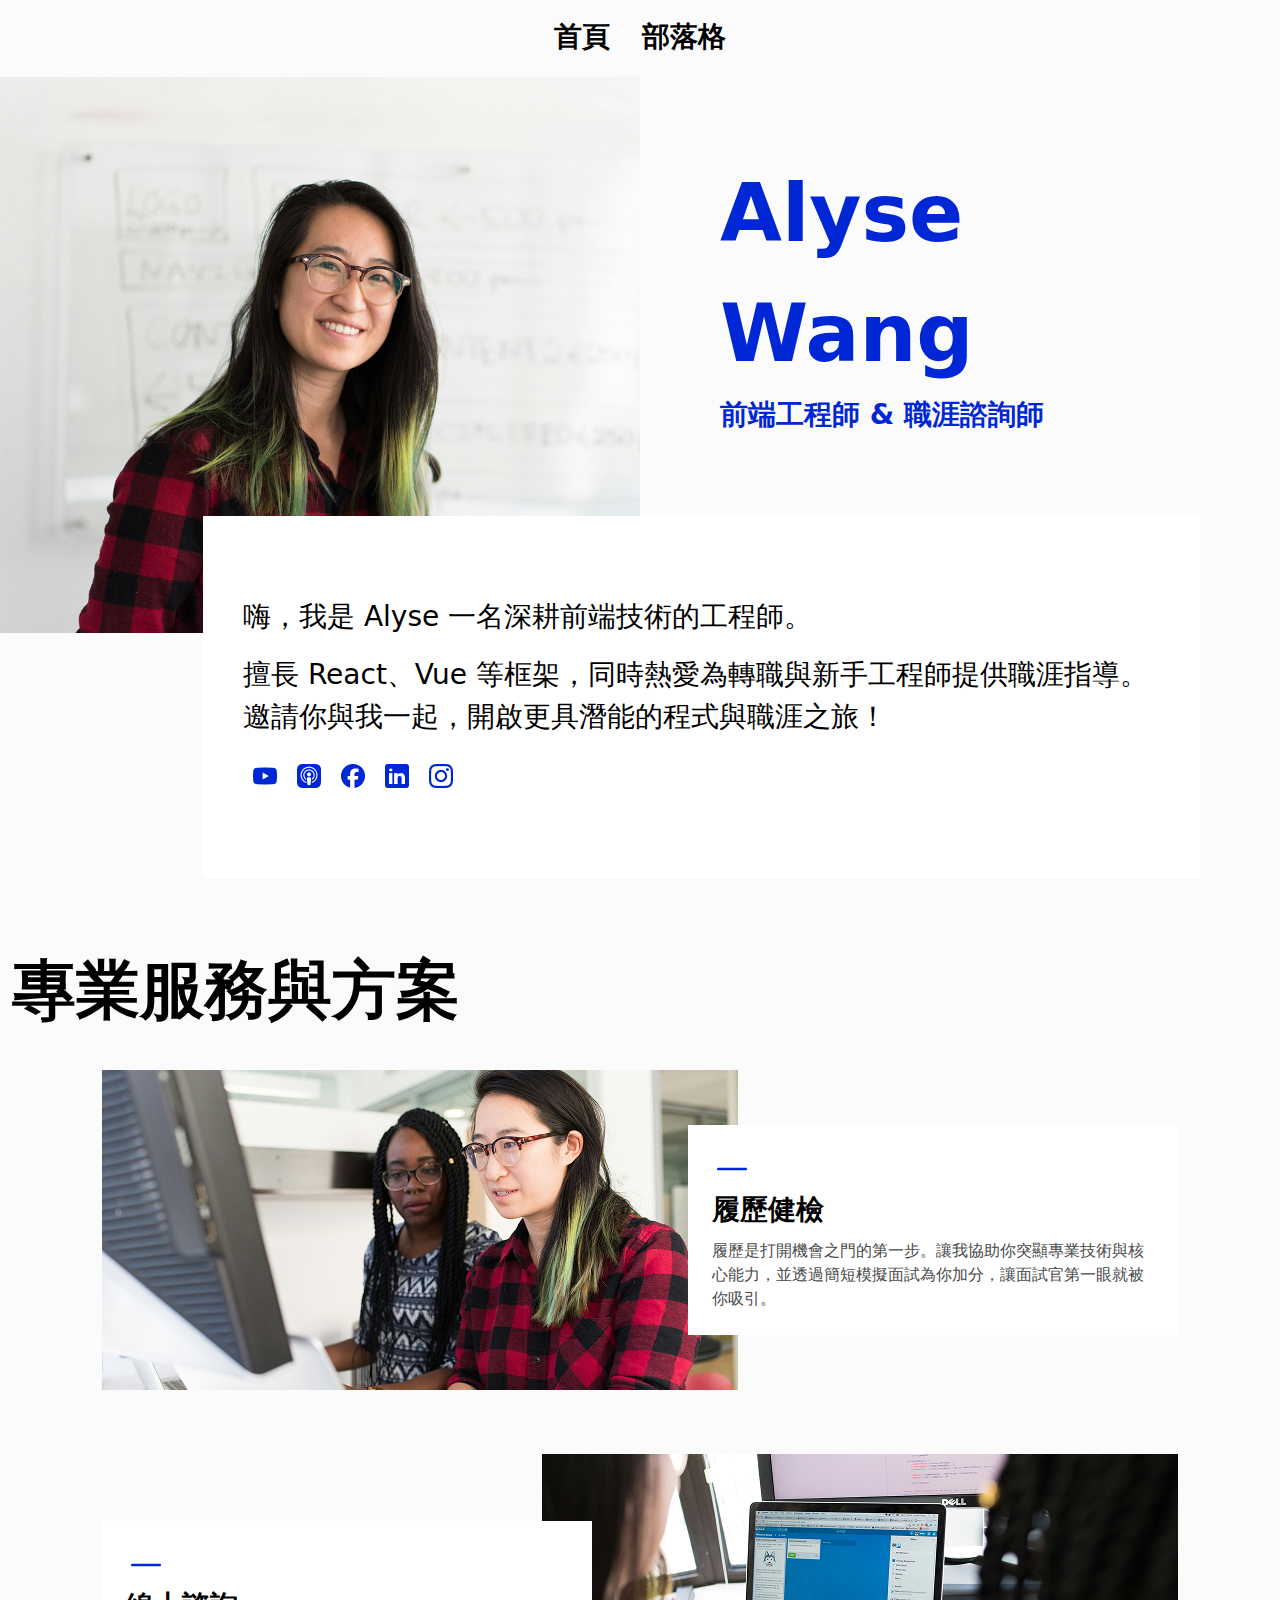
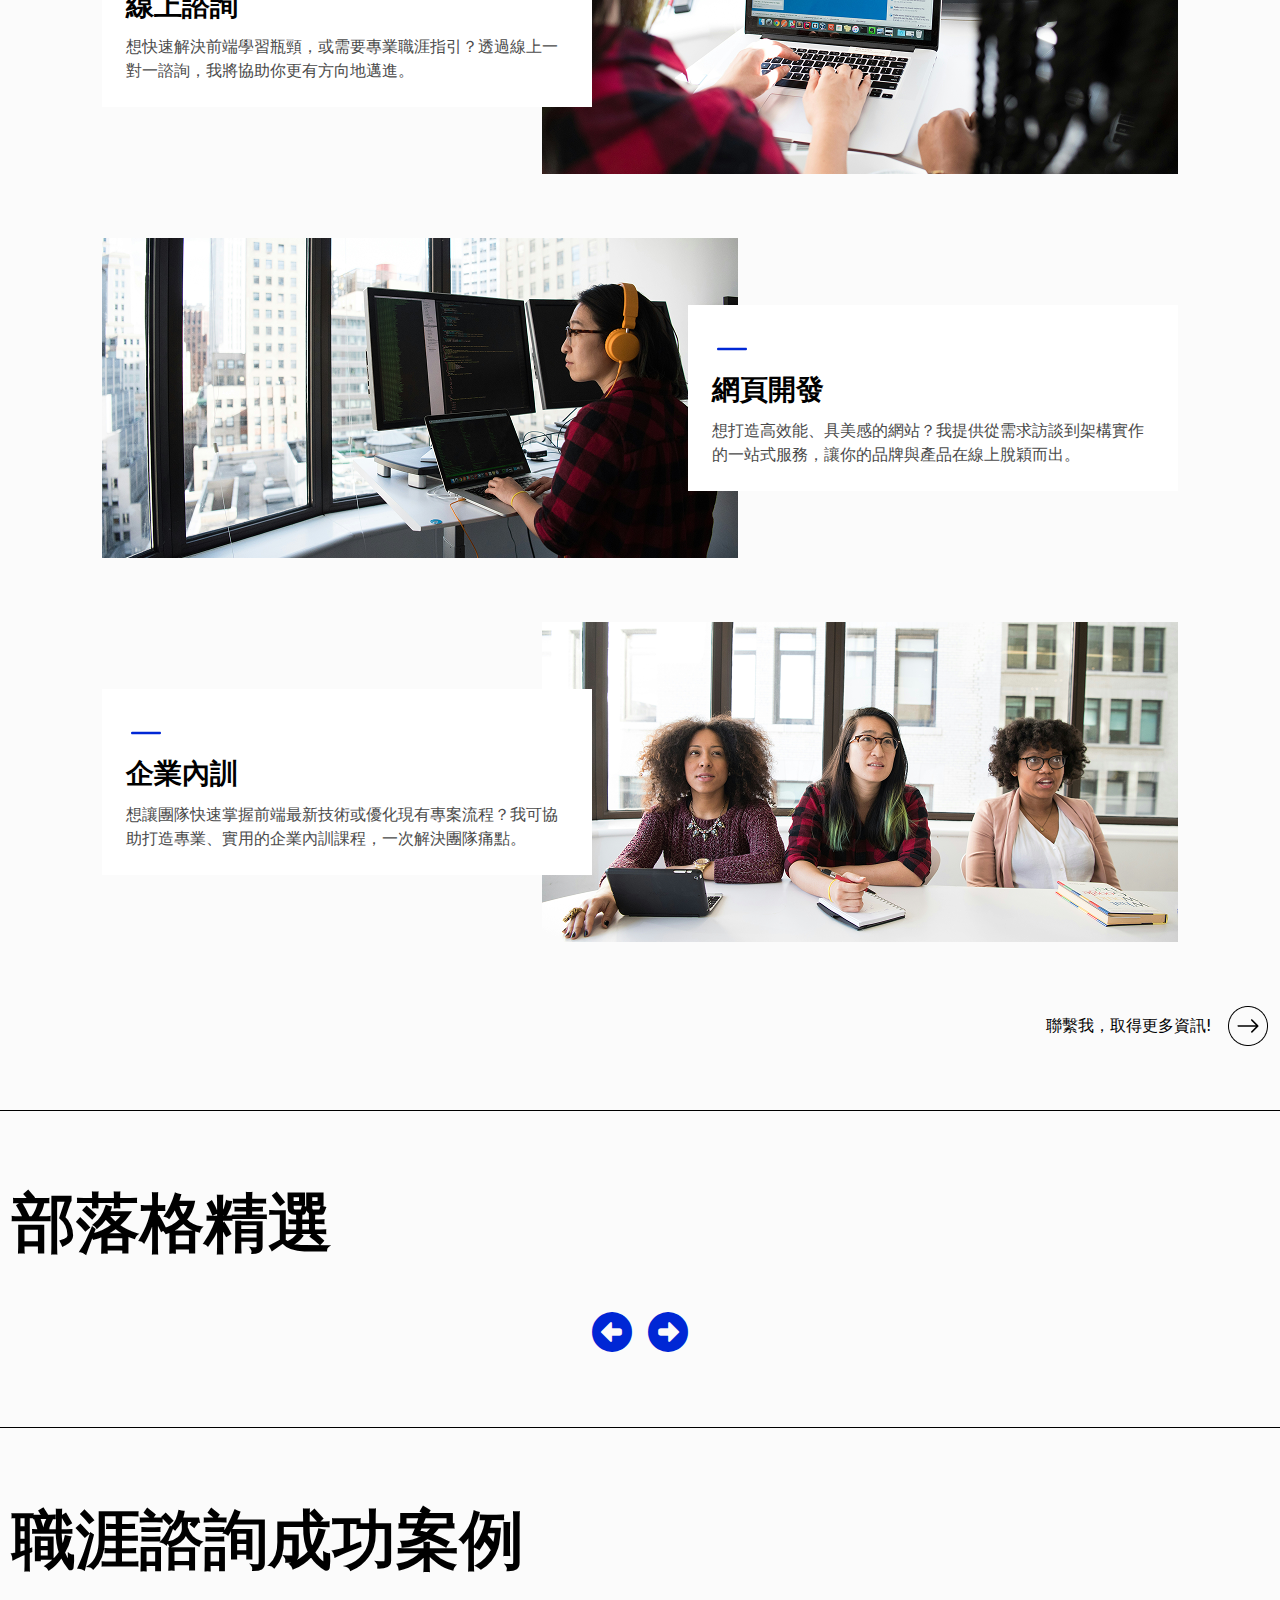
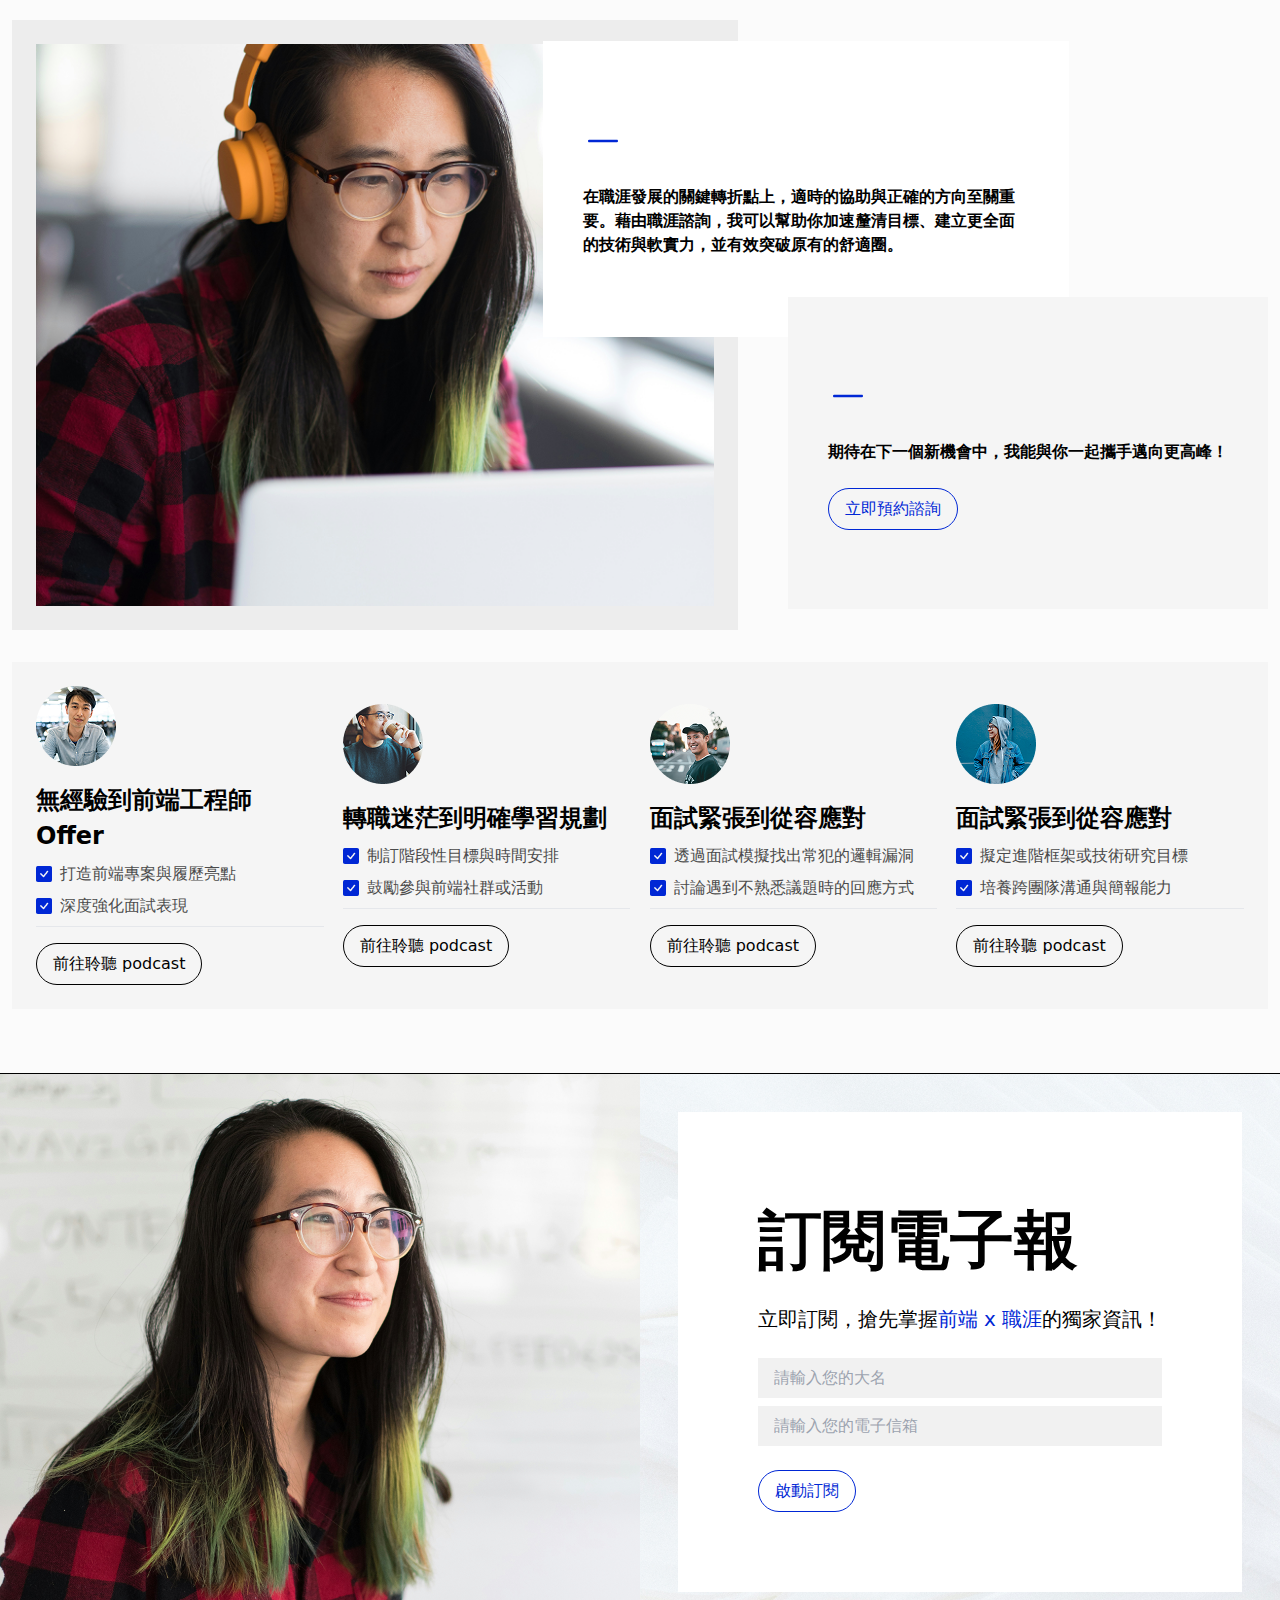
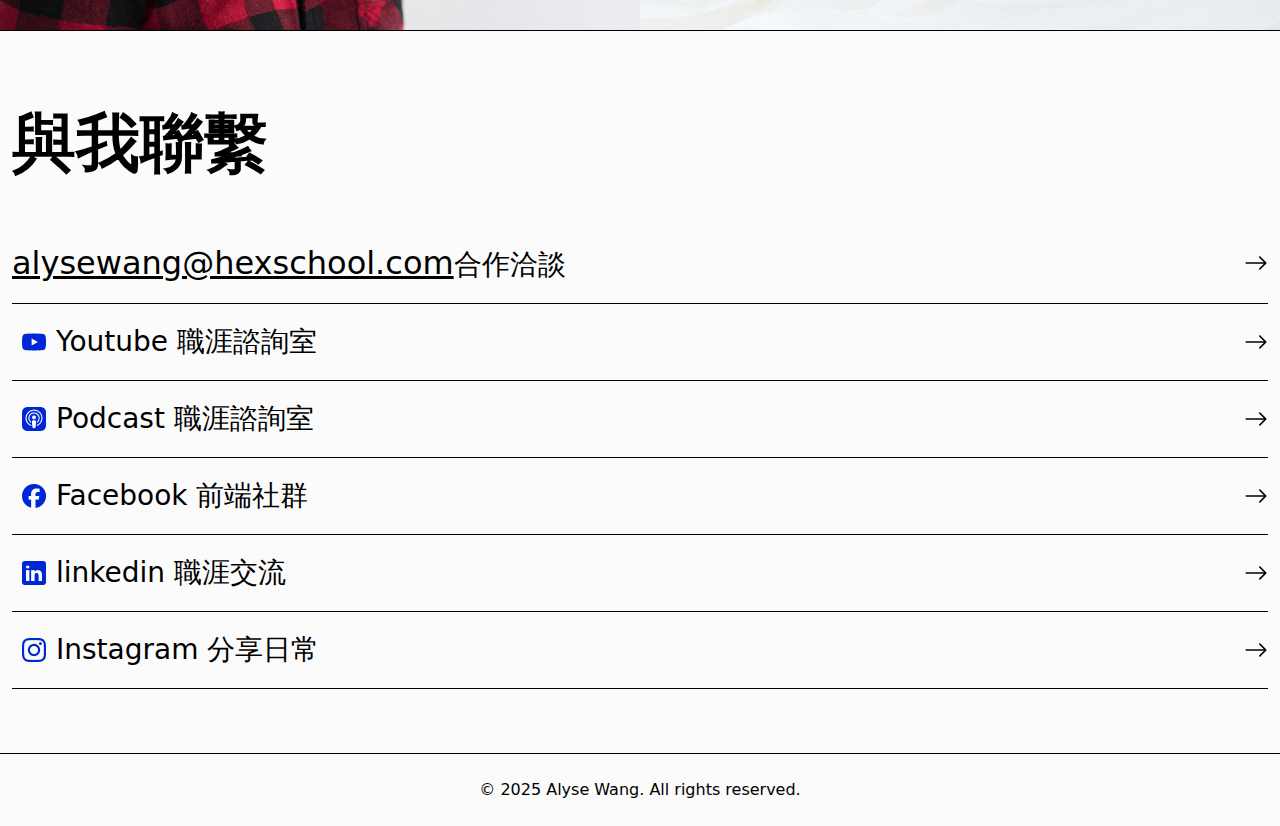
<file: index.html>
<!DOCTYPE html>
<html>
  <head>
    <meta charset="UTF-8" />
    <meta name="viewport" content="width=device-width, initial-scale=1.0" />
    <link rel="stylesheet" href="./src/style.css">
    <link
      rel="stylesheet"
      href="https://cdnjs.cloudflare.com/ajax/libs/font-awesome/6.7.2/css/all.min.css"
    />
    <title>首頁</title>
    <!-- Google tag (gtag.js) -->
<script async src="https://www.googletagmanager.com/gtag/js?id=G-C6Y07ECBK2"></script>
<script>
  window.dataLayer = window.dataLayer || [];
  function gtag(){dataLayer.push(arguments);}
  gtag('js', new Date());

  gtag('config', 'G-C6Y07ECBK2');
</script>
  </head>
  <body class="font-[Noto Sans TC] bg-[#FBFBFB] leading-normal font-[500]">
    <!-- 頁首功能列 -->
    <header class="mx-auto my-0 w-full">
      <ul class="flex justify-center">
        <li class="p-4 text-[1.75rem] font-[700]"><a href="index.html" class="link-hover">首頁</a></li>
        <li class="p-4 text-[1.75rem] font-[700]"><a href="blog.html"  class="link-hover">部落格</a></li>
      </ul>
    </header>
    <!-- 大圖看板 -->
    <section
      class="flex flex-col justify-center items-center w-full xl:flex-row"
    >
      <img
        class="max-w-full w-full object-cover xl:w-[50%]"
        src="./img/desktop/index/Hero Section.png"
        alt="人物介紹照片"
      />
      <div
        class="max-w-full w-full flex-shrink-0 flex flex-col justify-center text-center p-[1.5rem] mb-[120px] text-[#0027D5] xl:w-[50%] xl:p-[5rem] xl:text-left"
      >
        <h1 class="text-[3.25rem] xl:text-[5rem] 2xl:text-[7.5rem] font-[900]">
          Alyse Wang
        </h1>
        <p class="text-[1.5rem] sm:text-[1.75rem] font-[700]">前端工程師 & 職涯諮詢師</p>
      </div>
    </section>
    <section class="flex justify-end">
      <div
        class="max-w-[997px] w-full px-[1.5rem] mt-[-120px] py-[2.5rem] mx-[0.75rem] bg-[white] z-10 text-[1.5rem] xl:text-[1.75rem] xl:px-[2.5rem] xl:mt-[-120px] xl:py-[5rem] xl:mr-[5rem]"
      >
        <p class="xl:inline">嗨，我是 Alyse</p>
        <p class="mb-[1rem] xl:inline">一名深耕前端技術的工程師。</p>
        <p class="mb-[1rem] xl:mt-[1rem]">
          擅長 React、Vue
          等框架，同時熱愛為轉職與新手工程師提供職涯指導。邀請你與我一起，開啟更具潛能的程式與職涯之旅！
        </p>
        <ul class="flex items-center">
          <li class="w-[44px] h-[44px]">
            <a href="https://www.youtube.com/" target="_blank" class="icon-hover"
              ><img src="./img/desktop/index/onlyIcon.png" alt="youtube"
            /></a>
          </li>
          <li class="w-[44px] h-[44px]">
            <a href="https://podcasts.apple.com/tw/browse" target="_blank" class="icon-hover"
              ><img src="./img/desktop/index/onlyIcon-1.png" alt="podcasts"
            /></a>
          </li>
          <li class="w-[44px] h-[44px]">
            <a href="https://www.facebook.com/" target="_blank" class="icon-hover"
              ><img src="./img/desktop/index/onlyIcon-2.png" alt="facebook"
            /></a>
          </li>
          <li class="w-[44px] h-[44px]">
            <a
              href="https://www.linkedin.com/home?originalSubdomain=tw"
              target="_blank" class="icon-hover"
              ><img
                src="./img/desktop/index/icons8-linkedin.png"
                alt="linkedin"
            /></a>
          </li>
          <li class="w-[44px] h-[44px]">
            <a href="https://www.instagram.com/" target="_blank" class="icon-hover"
              ><img src="./img/desktop/index/onlyIcon-3.png" alt="instagram"
            /></a>
          </li>
        </ul>
      </div>
    </section>
    <!-- 專業服務與方案 -->
    <section class="border-b border-[black]">
      <div class="px-[0.75rem] py-[4rem] max-w-[1296px] mx-auto ">
        <h2 class="text-left font-[700] text-[2.5rem] xl:text-[4rem] mb-[2rem]">
          專業服務與方案
        </h2>
        <div
          class="flex flex-col xl:flex-row max-w-[1076px] mx-auto mb-[2rem] xl:mb-[4rem]"
        >
          <img src="./img/desktop/index/photo.png" alt="履歷健檢" />
          <div class="content-center xl:ml-[-50px]">
            <div class="bg-[white] h-auto p-[1.5rem]">
              <img src="./img/dash.png" alt="dash" class="w-[40px] h-[40px]" />
              <h3 class="text-[1.75rem] font-[700] mb-[0.5rem]">履歷健檢</h3>
              <p class="text-[1rem] text-[#4B4B4B]">
                履歷是打開機會之門的第一步。讓我協助你突顯專業技術與核心能力，並透過簡短模擬面試為你加分，讓面試官第一眼就被你吸引。
              </p>
            </div>
          </div>
        </div>
        <div
          class="flex flex-col xl:flex-row-reverse max-w-[1076px] mx-auto mb-[2rem] xl:mb-[4rem]"
        >
          <img src="./img/desktop/index/photo2.png" alt="履歷健檢" />
          <div class="content-center xl:mr-[-50px] xl:z-10">
            <div class="bg-[white] h-auto p-[1.5rem]">
              <img src="./img/dash.png" alt="dash" class="w-[40px] h-[40px]" />
              <h3 class="text-[1.75rem] font-[700] mb-[0.5rem]">線上諮詢</h3>
              <p class="text-[1rem] text-[#4B4B4B]">
                想快速解決前端學習瓶頸，或需要專業職涯指引？透過線上一對一諮詢，我將協助你更有方向地邁進。
              </p>
            </div>
          </div>
        </div>
        <div
          class="flex flex-col xl:flex-row max-w-[1076px] mx-auto mb-[2rem] xl:mb-[4rem]"
        >
          <img src="./img/desktop/index/photo3.png" alt="履歷健檢" />
          <div class="content-center xl:ml-[-50px]">
            <div class="bg-[white] h-auto p-[1.5rem]">
              <img src="./img/dash.png" alt="dash" class="w-[40px] h-[40px]" />
              <h3 class="text-[1.75rem] font-[700] mb-[0.5rem]">網頁開發</h3>
              <p class="text-[1rem] text-[#4B4B4B]">
                想打造高效能、具美感的網站？我提供從需求訪談到架構實作的一站式服務，讓你的品牌與產品在線上脫穎而出。
              </p>
            </div>
          </div>
        </div>
        <div
          class="flex flex-col xl:flex-row-reverse max-w-[1076px] mx-auto mb-[2rem] xl:mb-[4rem]"
        >
          <img src="./img/desktop/index/photo4.png" alt="履歷健檢" />
          <div class="content-center xl:mr-[-50px] xl:z-10">
            <div class="bg-[white] h-auto p-[1.5rem]">
              <img src="./img/dash.png" alt="dash" class="w-[40px] h-[40px]" />
              <h3 class="text-[1.75rem] font-[700] mb-[0.5rem]">企業內訓</h3>
              <p class="text-[1rem] text-[#4B4B4B]">
                想讓團隊快速掌握前端最新技術或優化現有專案流程？我可協助打造專業、實用的企業內訓課程，一次解決團隊痛點。
              </p>
            </div>
          </div>
        </div>
        <!-- 聯繫按鈕 -->
        <div class="flex justify-end items-center gap-4">
          <span class="">聯繫我，取得更多資訊!</span
          ><a href="#main-contact" class=""
            ><img src="./img/contact-me.webp" alt="聯繫我"
          /></a>
        </div>
      </div>
    </section>
    <!-- 部落格精選 -->
    <section class="border-b border-[black]">
      <div class="px-[0.75rem] py-[4rem] max-w-[1296px] mx-auto">
        <h2 class="text-left font-[700] text-[2.5rem] xl:text-[4rem] mb-[2rem]">
          部落格精選
        </h2>
        <div class="flex justify-center w-full">
          <div class="relative">
            <ul class="flex gap-[1.5rem] w-fit" id="card-area">
            </ul>
            <div class="flex justify-end gap-4 mt-4 xl:mt-0 2xl:block">
              <button
                type="button"
                class="2xl:absolute text-[2.5rem] 2xl:left-[-64px] 2xl:bottom-1/2 text-[#0027D5] disabled:text-[grey]"
                data-prev-btn
              >
                <i class="fa-solid fa-circle-left"></i>
              </button>
              <button
                type="button"
                class="2xl:absolute text-[2.5rem] 2xl:right-[-64px] 2xl:bottom-1/2 text-[#0027D5] disabled:text-[grey]"
                data-next-btn
              >
                <i class="fa-solid fa-circle-right"></i>
              </button>
            </div>
          </div>
        </div>
      </div>
    </section>
    <!-- 職涯諮詢成功案例 -->
    <section class="border-b border-[black]">
      <div class="px-[0.75rem] py-[4rem] max-w-[1296px] mx-auto">
        <h2 class="text-left font-[700] text-[2.5rem] xl:text-[4rem] mb-[2rem]">
          <span class="block sm:inline">職涯諮詢</span><span class="block sm:inline">成功案例</span>
        </h2>
        <div class="flex flex-col xl:flex-row items-center justify-center mb-[2rem]">
          <div class="p-[1.5rem] bg-[#EDEDED] w-fit">
            <img src="./img/desktop/index/photo8.png" alt="職涯諮詢成功案例" />
          </div>
          <div class="flex flex-col justify-center xl:w-[745px] xl:h-[568px] xl:ml-[-195px] xl:relative">
            <div class="xl:max-w-[526px] xl:h-[296px] bg-[white] xl:absolute xl:left-0 xl:top-0 flex flex-col justify-center p-[2.5rem] gap-[1.5rem]">
              <div>
                <img src="./img/dash.png" alt="dash" />
              </div>
              <div>
                <p class="font-[700]">
                  在職涯發展的關鍵轉折點上，適時的協助與正確的方向至關重要。藉由職涯諮詢，我可以幫助你加速釐清目標、建立更全面的技術與軟實力，並有效突破原有的舒適圈。
                </p>
              </div>
            </div>
            <div class="xl:max-w-[526px] xl:h-[312px] bg-[#F5F5F5] xl:absolute xl:right-0 xl:bottom-0 flex flex-col justify-center p-[2.5rem] gap-[1.5rem] z-10">
              <div>
                <img src="./img/dash.png" alt="dash" />
              </div>
              <div>
                <p class="font-[700]">期待在下一個新機會中，我能與你一起攜手邁向更高峰！</p>
              </div>
              <a href="#main-contact" class="w-fit py-[0.5rem] px-[1rem] border border-[#0027D5] text-[#0027D5] rounded-[40px]">立即預約諮詢</a>
            </div>
          </div>
        </div>
        <!-- podcast部分 -->
        <div class="bg-[#F5F5F5] p-[1.5rem]">
          <ul class="flex flex-col gap-[1.2rem] items-center xl:flex-row justify-between">
            <li class="max-w-[636px] w-full">
              <img class="mb-[1rem]" src="./img/desktop/index/people.png" alt="podcast1">
              <div class="mb-[1rem] border-b">
                <h3 class="mb-[0.5rem] text-[1.5rem] font-[700]">無經驗到前端工程師 Offer</h3>
                <ul class="text-[#4B4B4B]">
                  <li class="flex gap-[0.5rem] mb-[0.5rem] items-center"><img src="./img/check-icon.png" class="w-[1rem] h-[1rem]" alt="">打造前端專案與履歷亮點</li>
                  <li class="flex gap-[0.5rem] mb-[0.5rem] items-center"><img src="./img/check-icon.png" class="w-[1rem] h-[1rem]" alt="">深度強化面試表現</li>
                </ul>
              </div>
              <a href="https://podcasts.apple.com/tw/browse" target="_blank" class="inline-block py-[0.5rem] px-[1rem] border border-[black] rounded-[40px] button-hover">前往聆聽 podcast</a>
            </li>
            <li class="max-w-[636px] w-full">
              <img class="mb-[1rem]" src="./img/desktop/index/people2.png" alt="podcast1">
              <div class="mb-[1rem] border-b">
                <h3 class="mb-[0.5rem] text-[1.5rem] font-[700]">轉職迷茫到明確學習規劃</h3>
                <ul class="text-[#4B4B4B]">
                  <li class="flex gap-[0.5rem] mb-[0.5rem] items-center"><img src="./img/check-icon.png" class="w-[1rem] h-[1rem]" alt="">制訂階段性目標與時間安排</li>
                  <li class="flex gap-[0.5rem] mb-[0.5rem] items-center"><img src="./img/check-icon.png" class="w-[1rem] h-[1rem]" alt="">鼓勵參與前端社群或活動</li>
                </ul>
              </div>
              <a href="https://podcasts.apple.com/tw/browse" target="_blank" class="inline-block py-[0.5rem] px-[1rem] border border-[black] rounded-[40px] button-hover">前往聆聽 podcast</a>
            </li>
            <li class="max-w-[636px] w-full">
              <img class="mb-[1rem]" src="./img/desktop/index/people3.png" alt="podcast1">
              <div class="mb-[1rem] border-b">
                <h3 class="mb-[0.5rem] text-[1.5rem] font-[700]">面試緊張到從容應對</h3>
                <ul class="text-[#4B4B4B]">
                  <li class="flex gap-[0.5rem] mb-[0.5rem] items-center"><img src="./img/check-icon.png" class="w-[1rem] h-[1rem]" alt="">透過面試模擬找出常犯的邏輯漏洞</li>
                  <li class="flex gap-[0.5rem] mb-[0.5rem] items-center"><img src="./img/check-icon.png" class="w-[1rem] h-[1rem]" alt="">討論遇到不熟悉議題時的回應方式</li>
                </ul>
              </div>
              <a href="https://podcasts.apple.com/tw/browse" target="_blank" class="inline-block py-[0.5rem] px-[1rem] border border-[black] rounded-[40px] button-hover">前往聆聽 podcast</a>
            </li>
            <li class="max-w-[636px] w-full">
              <img class="mb-[1rem]" src="./img/desktop/index/people4.png" alt="podcast1">
              <div class="mb-[1rem] border-b">
                <h3 class="mb-[0.5rem] text-[1.5rem] font-[700]">面試緊張到從容應對</h3>
                <ul class="text-[#4B4B4B]">
                  <li class="flex gap-[0.5rem] mb-[0.5rem] items-center"><img src="./img/check-icon.png" class="w-[1rem] h-[1rem]" alt="">擬定進階框架或技術研究目標</li>
                  <li class="flex gap-[0.5rem] mb-[0.5rem] items-center"><img src="./img/check-icon.png" class="w-[1rem] h-[1rem]" alt="">培養跨團隊溝通與簡報能力</li>
                </ul>
              </div>
              <a href="https://podcasts.apple.com/tw/browse" target="_blank" class="inline-block py-[0.5rem] px-[1rem] border border-[black] rounded-[40px] button-hover">前往聆聽 podcast</a>
            </li>
          </ul>
        </div>
      </div>
    </section>
    <!-- 訂閱電子報 -->
    <section class="mx-auto flex flex-col xl:flex-row border-b border-[black]">
       <img src="./img/desktop/index/photo9.png" alt="訂閱電子報人物圖" class="xl:w-1/2">
       <div class="p-[0.75rem] xl:w-1/2 bg-no-repeat bg-cover bg-center flex items-center justify-center" style="background-image: url('./img/desktop/index/HeroSection2.png')">
         <form class="p-[5rem] bg-white">
            <h2 class="text-left font-[700] text-[2.5rem] xl:text-[4rem] mb-[1rem]">訂閱電子報</h2>
            <p class="text-[1.25rem] mb-[1.5rem]">立即訂閱，搶先掌握<span class="text-[#0027D5]">前端 x 職涯</span>的獨家資訊！</p>
            <div class="mb-[1.5rem] flex flex-col gap-[0.5rem]">
              <input class="py-[0.5rem] px-[1rem] bg-[#F1F1F1]" type="text" placeholder="請輸入您的大名">
              <input class="py-[0.5rem] px-[1rem] bg-[#F1F1F1]" type="text" placeholder="請輸入您的電子信箱">
            </div>
            <button class="text-[#0027D5] border border-[#0027D5] py-[0.5rem] px-[1rem]  bg-white rounded-[40px]" type="button" class="go-subscribe">啟動訂閱</button>
         </form>
       </div>
    </section>
    <!-- 與我聯繫 -->
    <section class="border-b border-[black]">
      <div class="px-[0.75rem] py-[4rem] max-w-[1296px] mx-auto">
        <h2 class="text-left font-[700] text-[3rem] xl:text-[4rem] mb-[2rem]">
          與我聯繫
        </h2>
        <ul class="text-[1.75rem]">
          <li class="flex justify-between py-[1rem] border-b border-[black] flex-wrap"><span><a href="mailto:alysewang@hexschool.com" class="text-[1.5rem] xl:text-[2rem] underline">alysewang@hexschool.com</a>合作洽談</span><a href="#" class="flex items-center icon-hover"><img src="./img/arrow-right.webp" alt="詳細資料"></a></li>
          <li class="flex justify-between py-[1rem] border-b border-[black] flex-wrap"><span class="flex items-center"><img src="./img/desktop/index/onlyIcon.png" alt="youtubeIcon"> Youtube 職涯諮詢室</span><a href="#" class="flex items-center icon-hover"><img src="./img/arrow-right.webp" alt="詳細資料"></a></li>
          <li class="flex justify-between py-[1rem] border-b border-[black] flex-wrap"><span class="flex items-center"><img src="./img/desktop/index/onlyIcon-1.png" alt="podcastIcon"> Podcast 職涯諮詢室</span><a href="#" class="flex items-center icon-hover"><img src="./img/arrow-right.webp" alt="詳細資料"></a></li>
          <li class="flex justify-between py-[1rem] border-b border-[black] flex-wrap"><span class="flex items-center"><img src="./img/desktop/index/onlyIcon-2.png" alt="facebookIcon"> Facebook 前端社群</span><a href="#" class="flex items-center icon-hover"><img src="./img/arrow-right.webp" alt="詳細資料"></a></li>
          <li class="flex justify-between py-[1rem] border-b border-[black] flex-wrap"><span class="flex items-center"><img src="./img/desktop/index/icons8-linkedin.png" alt="linkedinIcon"> linkedin 職涯交流</span><a href="#" class="flex items-center icon-hover"><img src="./img/arrow-right.webp" alt="詳細資料"></a></li>
          <li class="flex justify-between py-[1rem] border-b border-[black] flex-wrap"><span class="flex items-center"><img src="./img/desktop/index/onlyIcon-3.png" alt="instagramIcon"> Instagram 分享日常</span><a href="#" class="flex items-center icon-hover"><img src="./img/arrow-right.webp" alt="詳細資料"></a></li>
        </ul>
      </div>
    </section>
    <footer class="text-center py-[1.5rem]">
      <p>© 2025 Alyse Wang. All rights reserved.</p>
    </footer>

    <script type="module" src="./js/script.js"></script>
  </body>
</html>
</file>
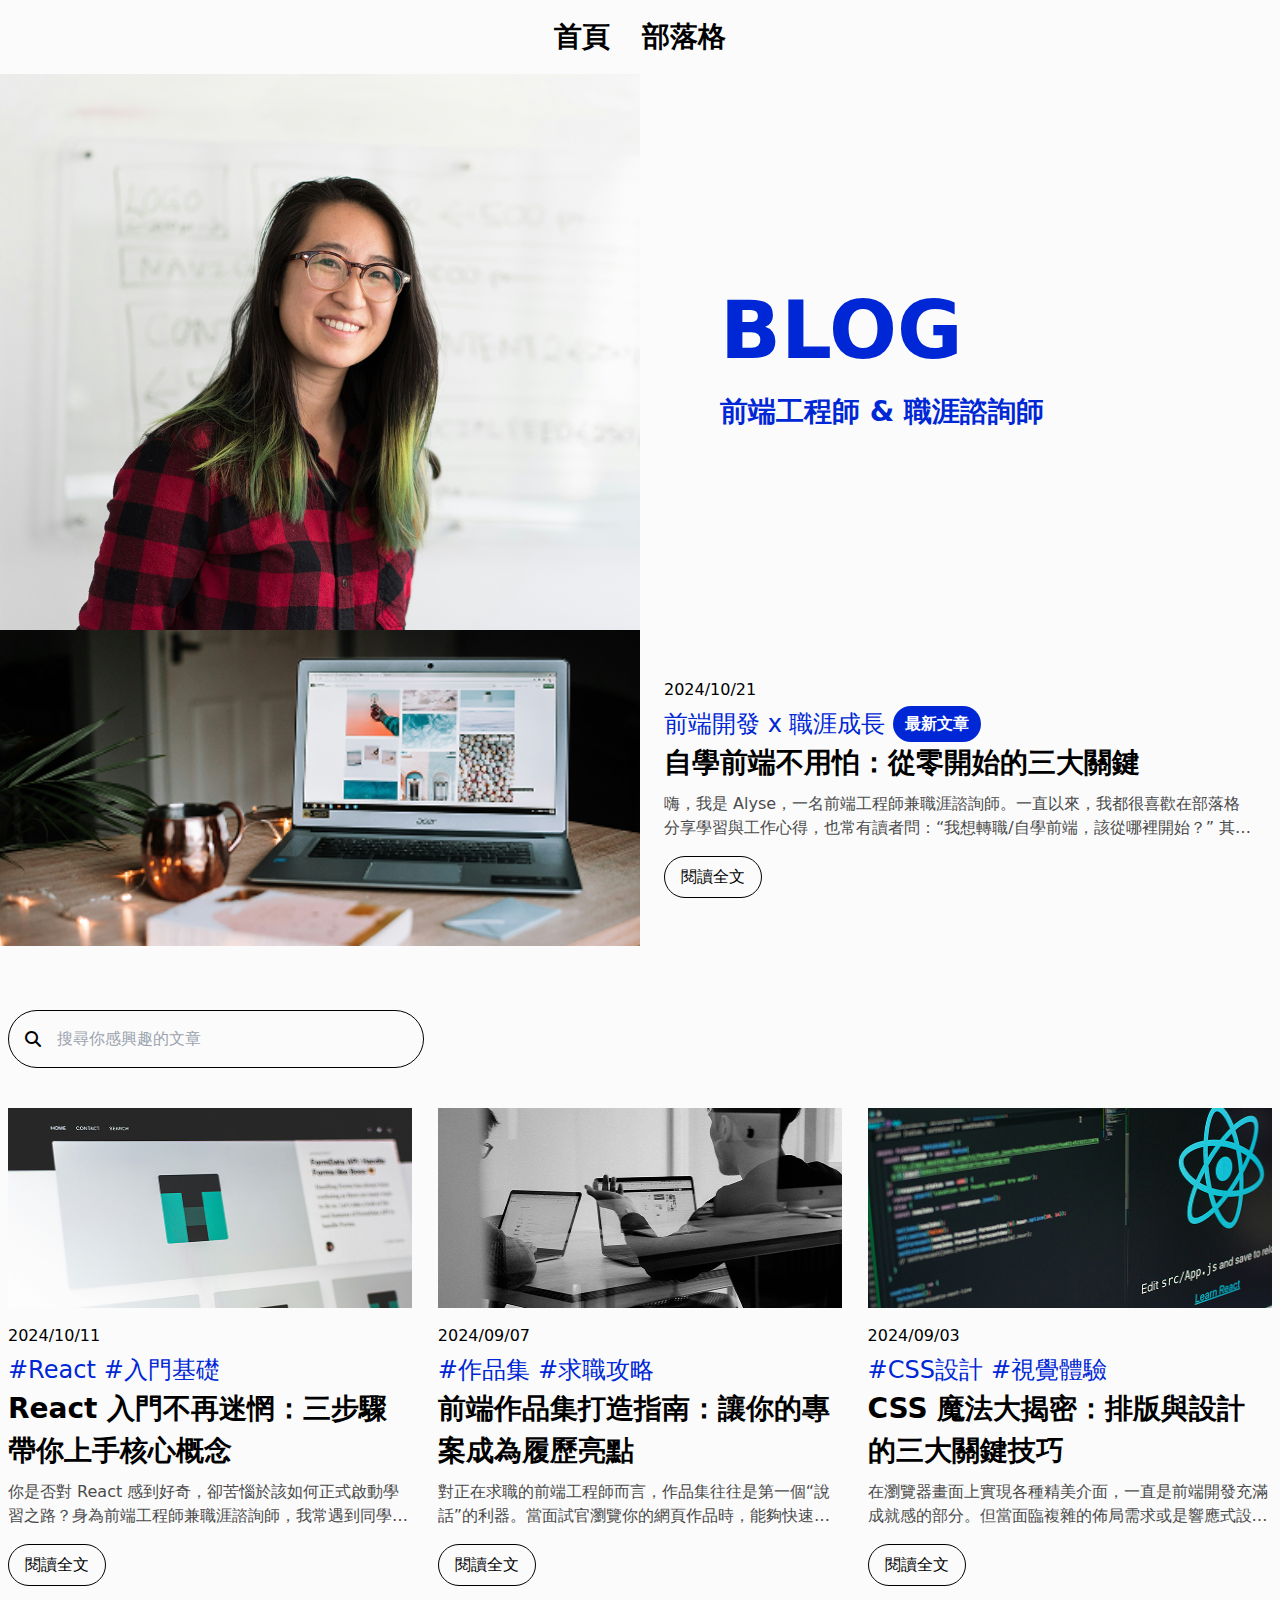
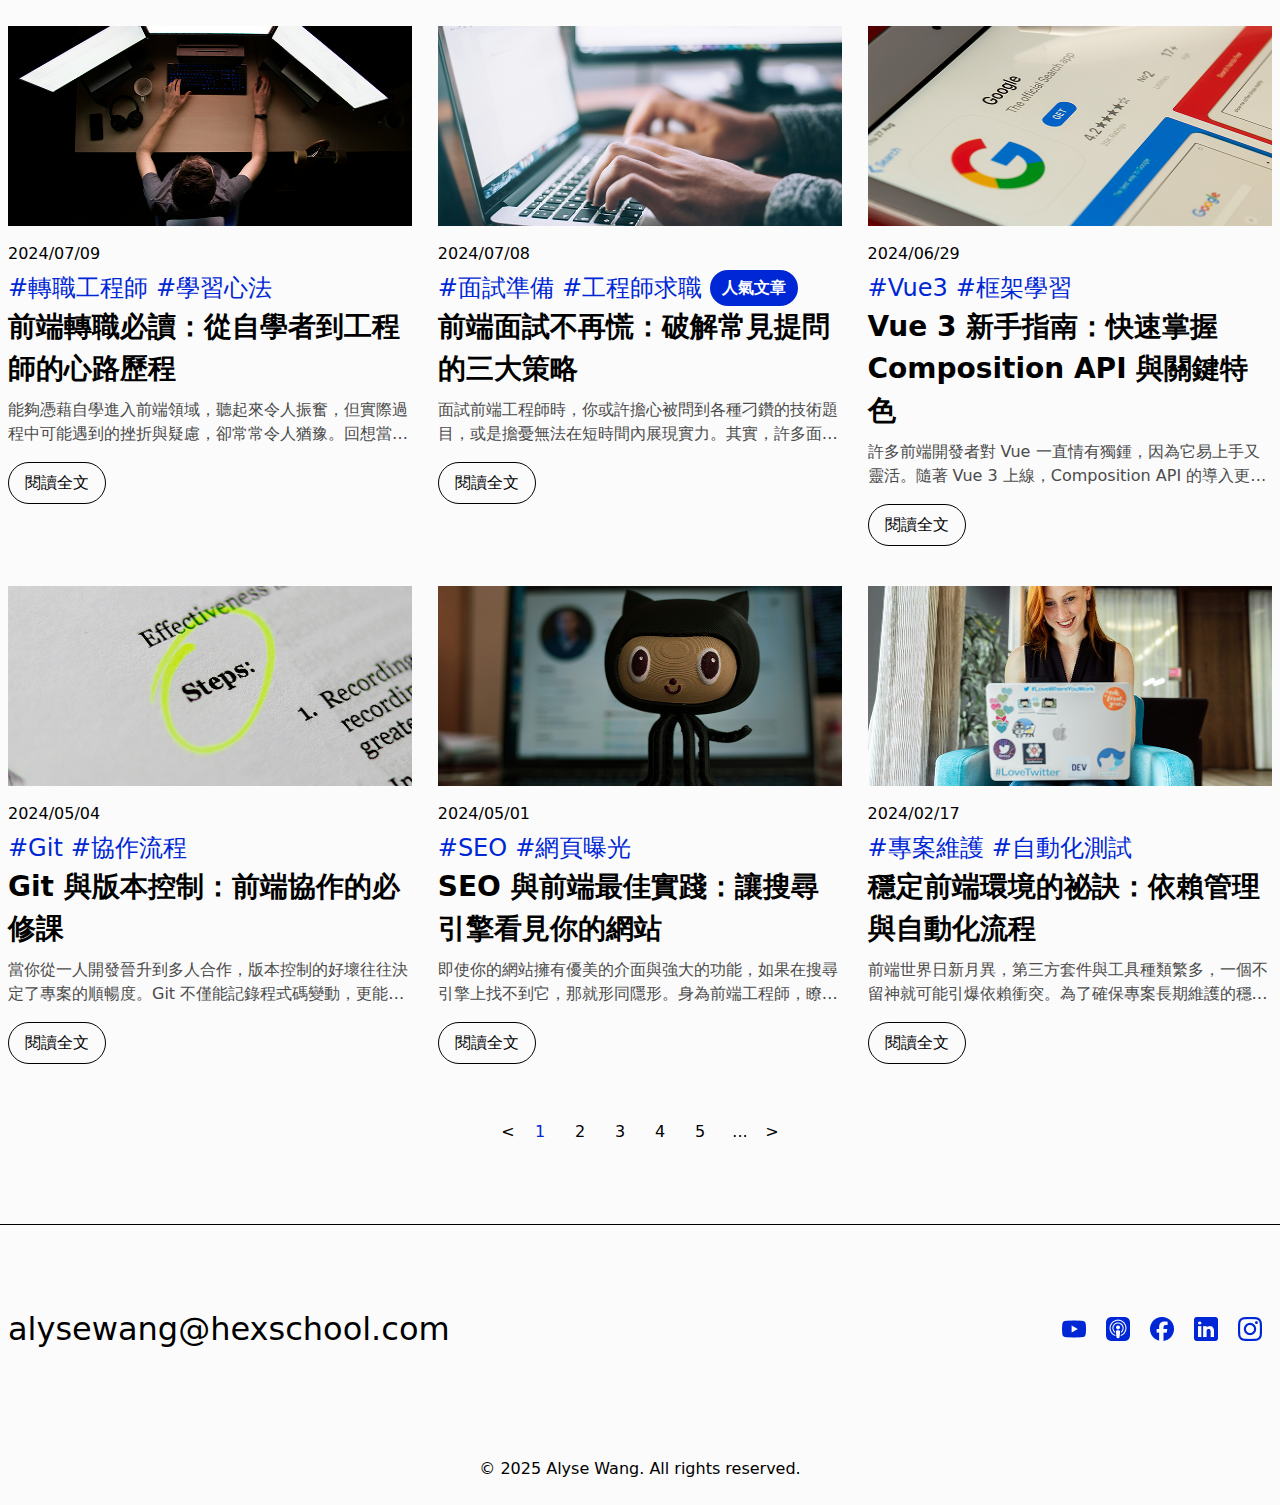
<file: blog.html>
<!DOCTYPE html>
<html>
  <head>
    <meta charset="UTF-8" />
    <meta name="viewport" content="width=device-width, initial-scale=1.0" />
    <link rel="stylesheet" href="./src/style.css">
    <link
      rel="stylesheet"
      href="https://cdnjs.cloudflare.com/ajax/libs/font-awesome/6.7.2/css/all.min.css"
    />
    <title>部落格</title>
<!-- Google tag (gtag.js) -->
<script async src="https://www.googletagmanager.com/gtag/js?id=G-C6Y07ECBK2"></script>
<script>
  window.dataLayer = window.dataLayer || [];
  function gtag(){dataLayer.push(arguments);}
  gtag('js', new Date());

  gtag('config', 'G-C6Y07ECBK2');
</script>
  </head>
  <body class="font-[Noto Sans TC] bg-[#FBFBFB] leading-normal font-[500]">
    <!-- 頁首功能列 -->
    <header class="mx-auto my-0 w-full">
      <ul class="flex justify-center">
        <li class="p-4 text-[1.75rem] font-[700]">
          <a href="index.html" class="link-hover">首頁</a>
        </li>
        <li class="p-4 text-[1.75rem] font-[700]">
          <a href="blog.html" class="link-hover">部落格</a>
        </li>
      </ul>
    </header>
    <!-- 大圖看板 -->
    <section
      class="flex flex-col justify-center items-center w-full xl:flex-row"
    >
      <img
        class="max-w-full w-full object-cover xl:w-1/2"
        src="./img/desktop/index/Hero Section.png"
        alt="人物介紹照片"
      />
      <div
        class="max-w-full w-full flex-shrink-0 flex flex-col justify-center p-[1.5rem] text-[#0027D5] xl:w-1/2 xl:p-[5rem] xl:text-left"
      >
        <h1 class="text-[3.25rem] xl:text-[5rem] 2xl:text-[7.5rem] font-[900]">
          BLOG
        </h1>
        <p class="text-[1.75rem] font-[700]">前端工程師 & 職涯諮詢師</p>
      </div>
    </section>
    <!-- 最新文章 -->
    <section id="newest-issue">

    </section>
    <section>
      <div class="px-[0.75rem] py-[4rem] max-w-[1296px] mx-auto xl:px-[0.5rem]">
        <!-- 搜尋框 -->
        <div
          class="flex items-center gap-[1rem] max-w-[416px] w-full border border-[black] rounded-[40px] p-[1rem] mb-[2.5rem]"
        >
          <i class="fa fa-search"></i>
          <input
            type="search"
            placeholder="搜尋你感興趣的文章"
            id="input-keyword"
            class="focus:outline-[grey] w-full bg-[#FBFBFB]"
          />
        </div>
        <div>
          <ul
            class="flex w-fit flex-wrap justify-between"
            id="card-area"
          ></ul>
        </div>
        <div class="flex justify-center">
          <ul class="flex p-[0.5rem] justify-center items-center">
              <li class="w-[24px] h-[24px] flex justify-center items-center"><a href="#" class="link-hover">&lt;</a></li>
              <li class="w-[40px] h-[40px] flex justify-center items-center text-[#0027D5]"><a href="#"  class="link-hover">1</a></li>
              <li class="w-[40px] h-[40px] flex justify-center items-center"><a href="#"  class="link-hover">2</li>
              <li class="w-[40px] h-[40px] flex justify-center items-center"><a href="#"  class="link-hover">3</li>
              <li class="w-[40px] h-[40px] flex justify-center items-center"><a href="#"  class="link-hover">4</li>
              <li class="w-[40px] h-[40px] flex justify-center items-center"><a href="#"  class="link-hover">5</li>
              <li class="w-[40px] h-[40px] flex justify-center items-center">...</li>
              <li class="w-[24px] h-[24px] flex justify-center items-center"><a href="#"  class="link-hover">&gt;</a></li>
            </ul>
        </div>  
      </div>
    </section>
    <section class="border-t border-[black] ">
      <div class="hidden xl:px-[0.5rem] xl:flex xl:max-w-[1296px] xl:justify-between xl:mx-auto xl:py-[5rem]">
        <h2 class="text-[2rem]">alysewang@hexschool.com</h2>
        <ul class="flex items-center">
          <li class="w-[44px] h-[44px]">
            <a href="https://www.youtube.com/" target="_blank" class="icon-hover"
              ><img src="./img/desktop/index/onlyIcon.png" alt="youtube"
            /></a>
          </li>
          <li class="w-[44px] h-[44px]">
            <a href="https://podcasts.apple.com/tw/browse" target="_blank" class="icon-hover"
              ><img src="./img/desktop/index/onlyIcon-1.png" alt="podcasts"
            /></a>
          </li>
          <li class="w-[44px] h-[44px]">
            <a href="https://www.facebook.com/" target="_blank" class="icon-hover"
              ><img src="./img/desktop/index/onlyIcon-2.png" alt="facebook"
            /></a>
          </li>
          <li class="w-[44px] h-[44px]">
            <a
              href="https://www.linkedin.com/home?originalSubdomain=tw"
              target="_blank" class="icon-hover"
              ><img
                src="./img/desktop/index/icons8-linkedin.png"
                alt="linkedin"
            /></a>
          </li>
          <li class="w-[44px] h-[44px]">
            <a href="https://www.instagram.com/" target="_blank" class="icon-hover"
              ><img src="./img/desktop/index/onlyIcon-3.png" alt="instagram"
            /></a>
          </li>
        </ul>
      </div>
    </section>
    <footer class="text-center py-[1.5rem]">
      <p>© 2025 Alyse Wang. All rights reserved.</p>
    </footer>

    <script type="module" src="./js/script_blog.js"></script>
  </body>
</html>
</file>
<file: src/style.css>
@import url('https://fonts.googleapis.com/css2?family=Noto+Sans+TC:wght@100..900&display=swap');

*, ::before, ::after{
  --tw-border-spacing-x: 0;
  --tw-border-spacing-y: 0;
  --tw-translate-x: 0;
  --tw-translate-y: 0;
  --tw-rotate: 0;
  --tw-skew-x: 0;
  --tw-skew-y: 0;
  --tw-scale-x: 1;
  --tw-scale-y: 1;
  --tw-pan-x:  ;
  --tw-pan-y:  ;
  --tw-pinch-zoom:  ;
  --tw-scroll-snap-strictness: proximity;
  --tw-gradient-from-position:  ;
  --tw-gradient-via-position:  ;
  --tw-gradient-to-position:  ;
  --tw-ordinal:  ;
  --tw-slashed-zero:  ;
  --tw-numeric-figure:  ;
  --tw-numeric-spacing:  ;
  --tw-numeric-fraction:  ;
  --tw-ring-inset:  ;
  --tw-ring-offset-width: 0px;
  --tw-ring-offset-color: #fff;
  --tw-ring-color: rgb(59 130 246 / 0.5);
  --tw-ring-offset-shadow: 0 0 #0000;
  --tw-ring-shadow: 0 0 #0000;
  --tw-shadow: 0 0 #0000;
  --tw-shadow-colored: 0 0 #0000;
  --tw-blur:  ;
  --tw-brightness:  ;
  --tw-contrast:  ;
  --tw-grayscale:  ;
  --tw-hue-rotate:  ;
  --tw-invert:  ;
  --tw-saturate:  ;
  --tw-sepia:  ;
  --tw-drop-shadow:  ;
  --tw-backdrop-blur:  ;
  --tw-backdrop-brightness:  ;
  --tw-backdrop-contrast:  ;
  --tw-backdrop-grayscale:  ;
  --tw-backdrop-hue-rotate:  ;
  --tw-backdrop-invert:  ;
  --tw-backdrop-opacity:  ;
  --tw-backdrop-saturate:  ;
  --tw-backdrop-sepia:  ;
  --tw-contain-size:  ;
  --tw-contain-layout:  ;
  --tw-contain-paint:  ;
  --tw-contain-style:  ;
}

::backdrop{
  --tw-border-spacing-x: 0;
  --tw-border-spacing-y: 0;
  --tw-translate-x: 0;
  --tw-translate-y: 0;
  --tw-rotate: 0;
  --tw-skew-x: 0;
  --tw-skew-y: 0;
  --tw-scale-x: 1;
  --tw-scale-y: 1;
  --tw-pan-x:  ;
  --tw-pan-y:  ;
  --tw-pinch-zoom:  ;
  --tw-scroll-snap-strictness: proximity;
  --tw-gradient-from-position:  ;
  --tw-gradient-via-position:  ;
  --tw-gradient-to-position:  ;
  --tw-ordinal:  ;
  --tw-slashed-zero:  ;
  --tw-numeric-figure:  ;
  --tw-numeric-spacing:  ;
  --tw-numeric-fraction:  ;
  --tw-ring-inset:  ;
  --tw-ring-offset-width: 0px;
  --tw-ring-offset-color: #fff;
  --tw-ring-color: rgb(59 130 246 / 0.5);
  --tw-ring-offset-shadow: 0 0 #0000;
  --tw-ring-shadow: 0 0 #0000;
  --tw-shadow: 0 0 #0000;
  --tw-shadow-colored: 0 0 #0000;
  --tw-blur:  ;
  --tw-brightness:  ;
  --tw-contrast:  ;
  --tw-grayscale:  ;
  --tw-hue-rotate:  ;
  --tw-invert:  ;
  --tw-saturate:  ;
  --tw-sepia:  ;
  --tw-drop-shadow:  ;
  --tw-backdrop-blur:  ;
  --tw-backdrop-brightness:  ;
  --tw-backdrop-contrast:  ;
  --tw-backdrop-grayscale:  ;
  --tw-backdrop-hue-rotate:  ;
  --tw-backdrop-invert:  ;
  --tw-backdrop-opacity:  ;
  --tw-backdrop-saturate:  ;
  --tw-backdrop-sepia:  ;
  --tw-contain-size:  ;
  --tw-contain-layout:  ;
  --tw-contain-paint:  ;
  --tw-contain-style:  ;
}

*,
::before,
::after {
  box-sizing: border-box;
  /* 1 */
  border-width: 0;
  /* 2 */
  border-style: solid;
  /* 2 */
  border-color: #e5e7eb;
  /* 2 */
}

::before,
::after {
  --tw-content: '';
}

/*
1. Use a consistent sensible line-height in all browsers.
2. Prevent adjustments of font size after orientation changes in iOS.
3. Use a more readable tab size.
4. Use the user's configured `sans` font-family by default.
5. Use the user's configured `sans` font-feature-settings by default.
6. Use the user's configured `sans` font-variation-settings by default.
7. Disable tap highlights on iOS
*/

html,
:host {
  line-height: 1.5;
  /* 1 */
  -webkit-text-size-adjust: 100%;
  /* 2 */
  -moz-tab-size: 4;
  /* 3 */
  -o-tab-size: 4;
     tab-size: 4;
  /* 3 */
  font-family: ui-sans-serif, system-ui, sans-serif, "Apple Color Emoji", "Segoe UI Emoji", "Segoe UI Symbol", "Noto Color Emoji";
  /* 4 */
  font-feature-settings: normal;
  /* 5 */
  font-variation-settings: normal;
  /* 6 */
  -webkit-tap-highlight-color: transparent;
  /* 7 */
}

/*
1. Remove the margin in all browsers.
2. Inherit line-height from `html` so users can set them as a class directly on the `html` element.
*/

body {
  margin: 0;
  /* 1 */
  line-height: inherit;
  /* 2 */
}

/*
1. Add the correct height in Firefox.
2. Correct the inheritance of border color in Firefox. (https://bugzilla.mozilla.org/show_bug.cgi?id=190655)
3. Ensure horizontal rules are visible by default.
*/

hr {
  height: 0;
  /* 1 */
  color: inherit;
  /* 2 */
  border-top-width: 1px;
  /* 3 */
}

/*
Add the correct text decoration in Chrome, Edge, and Safari.
*/

abbr:where([title]) {
  -webkit-text-decoration: underline dotted;
          text-decoration: underline dotted;
}

/*
Remove the default font size and weight for headings.
*/

h1,
h2,
h3,
h4,
h5,
h6 {
  font-size: inherit;
  font-weight: inherit;
}

/*
Reset links to optimize for opt-in styling instead of opt-out.
*/

a {
  color: inherit;
  text-decoration: inherit;
}
a:hover{
  background-color: rgb(217, 217, 217);
}

/*
Add the correct font weight in Edge and Safari.
*/

b,
strong {
  font-weight: bolder;
}

/*
1. Use the user's configured `mono` font-family by default.
2. Use the user's configured `mono` font-feature-settings by default.
3. Use the user's configured `mono` font-variation-settings by default.
4. Correct the odd `em` font sizing in all browsers.
*/

code,
kbd,
samp,
pre {
  font-family: ui-monospace, SFMono-Regular, Menlo, Monaco, Consolas, "Liberation Mono", "Courier New", monospace;
  /* 1 */
  font-feature-settings: normal;
  /* 2 */
  font-variation-settings: normal;
  /* 3 */
  font-size: 1em;
  /* 4 */
}

/*
Add the correct font size in all browsers.
*/

small {
  font-size: 80%;
}


/*
1. Remove text indentation from table contents in Chrome and Safari. (https://bugs.chromium.org/p/chromium/issues/detail?id=999088, https://bugs.webkit.org/show_bug.cgi?id=201297)
2. Correct table border color inheritance in all Chrome and Safari. (https://bugs.chromium.org/p/chromium/issues/detail?id=935729, https://bugs.webkit.org/show_bug.cgi?id=195016)
3. Remove gaps between table borders by default.
*/

table {
  text-indent: 0;
  /* 1 */
  border-color: inherit;
  /* 2 */
  border-collapse: collapse;
  /* 3 */
}

/*
1. Change the font styles in all browsers.
2. Remove the margin in Firefox and Safari.
3. Remove default padding in all browsers.
*/

button,
input,
optgroup,
select,
textarea {
  font-family: inherit;
  /* 1 */
  font-feature-settings: inherit;
  /* 1 */
  font-variation-settings: inherit;
  /* 1 */
  font-size: 100%;
  /* 1 */
  font-weight: inherit;
  /* 1 */
  line-height: inherit;
  /* 1 */
  letter-spacing: inherit;
  /* 1 */
  color: inherit;
  /* 1 */
  margin: 0;
  /* 2 */
  padding: 0;
  /* 3 */
}

/*
Remove the inheritance of text transform in Edge and Firefox.
*/

button,
select {
  text-transform: none;
}

/*
1. Correct the inability to style clickable types in iOS and Safari.
2. Remove default button styles.
*/

button,
input:where([type='button']),
input:where([type='reset']),
input:where([type='submit']) {
  -webkit-appearance: button;
  /* 1 */
  background-color: transparent;
  /* 2 */
  background-image: none;
  /* 2 */
}

/* input type 改為 search */
input[type="search"] {
  -webkit-appearance: none; /* 移除 Chrome 預設樣式 */
  outline: none;
}

input[type="search"]::-webkit-search-decoration,
input[type="search"]::-webkit-search-cancel-button,
input[type="search"]::-webkit-search-results-button,
input[type="search"]::-webkit-search-results-decoration {
  display: none; /* 隱藏清除按鈕與多餘裝飾 */
}



/*
Use the modern Firefox focus style for all focusable elements.
*/

:-moz-focusring {
  outline: auto;
}

/*
Remove the additional `:invalid` styles in Firefox. (https://github.com/mozilla/gecko-dev/blob/2f9eacd9d3d995c937b4251a5557d95d494c9be1/layout/style/res/forms.css#L728-L737)
*/

:-moz-ui-invalid {
  box-shadow: none;
}

/*
Add the correct vertical alignment in Chrome and Firefox.
*/

progress {
  vertical-align: baseline;
}

/*
Correct the cursor style of increment and decrement buttons in Safari.
*/

::-webkit-inner-spin-button,
::-webkit-outer-spin-button {
  height: auto;
}

/*
1. Correct the odd appearance in Chrome and Safari.
2. Correct the outline style in Safari.
*/

[type='search'] {
  -webkit-appearance: textfield;
  /* 1 */
  outline-offset: -2px;
  /* 2 */
}

/*
Remove the inner padding in Chrome and Safari on macOS.
*/

::-webkit-search-decoration {
  -webkit-appearance: none;
}

/*
1. Correct the inability to style clickable types in iOS and Safari.
2. Change font properties to `inherit` in Safari.
*/

::-webkit-file-upload-button {
  -webkit-appearance: button;
  /* 1 */
  font: inherit;
  /* 2 */
}

/*
Add the correct display in Chrome and Safari.
*/

summary {
  display: list-item;
}

/*
Removes the default spacing and border for appropriate elements.
*/

blockquote,
dl,
dd,
h1,
h2,
h3,
h4,
h5,
h6,
hr,
figure,
p,
pre {
  margin: 0;
}

fieldset {
  margin: 0;
  padding: 0;
}

legend {
  padding: 0;
}

ol,
ul,
menu {
  list-style: none;
  margin: 0;
  padding: 0;
}

/*
Reset default styling for dialogs.
*/

dialog {
  padding: 0;
}

/*
Prevent resizing textareas horizontally by default.
*/

textarea {
  resize: vertical;
}

/*
1. Reset the default placeholder opacity in Firefox. (https://github.com/tailwindlabs/tailwindcss/issues/3300)
2. Set the default placeholder color to the user's configured gray 400 color.
*/

input::-moz-placeholder, textarea::-moz-placeholder {
  opacity: 1;
  /* 1 */
  color: #9ca3af;
  /* 2 */
}

input::placeholder,
textarea::placeholder {
  opacity: 1;
  /* 1 */
  color: #9ca3af;
  /* 2 */
}

/*
Set the default cursor for buttons.
*/

button,
[role="button"] {
  cursor: pointer;
}

/*
Make sure disabled buttons don't get the pointer cursor.
*/

:disabled {
  cursor: default;
}

/*
1. Make replaced elements `display: block` by default. (https://github.com/mozdevs/cssremedy/issues/14)
2. Add `vertical-align: middle` to align replaced elements more sensibly by default. (https://github.com/jensimmons/cssremedy/issues/14#issuecomment-634934210)
   This can trigger a poorly considered lint error in some tools but is included by design.
*/

img,
svg,
video,
canvas,
audio,
iframe,
embed,
object {
  display: block;
  /* 1 */
  vertical-align: middle;
  /* 2 */
}

/*
Constrain images and videos to the parent width and preserve their intrinsic aspect ratio. (https://github.com/mozdevs/cssremedy/issues/14)
*/

img,
video {
  max-width: 100%;
  height: auto;
}

/* Make elements with the HTML hidden attribute stay hidden by default */

[hidden]:where(:not([hidden="until-found"])) {
  display: none;
}

.relative{
  position: relative;
}

.z-10{
  z-index: 10;
}

.mx-\[0\.75rem\]{
  margin-left: 0.75rem;
  margin-right: 0.75rem;
}

.mx-auto{
  margin-left: auto;
  margin-right: auto;
}

.my-0{
  margin-top: 0px;
  margin-bottom: 0px;
}

.my-\[1\.5rem\]{
  margin-top: 1.5rem;
  margin-bottom: 1.5rem;
}

.mb-\[0\.25rem\]{
  margin-bottom: 0.25rem;
}

.mb-\[0\.5rem\]{
  margin-bottom: 0.5rem;
}

.mb-\[0\.75rem\]{
  margin-bottom: 0.75rem;
}

.mb-\[1\.5rem\]{
  margin-bottom: 1.5rem;
}

.mb-\[120px\]{
  margin-bottom: 120px;
}

.mb-\[1rem\]{
  margin-bottom: 1rem;
}

.mb-\[2\.5rem\]{
  margin-bottom: 2.5rem;
}

.mb-\[2rem\]{
  margin-bottom: 2rem;
}

.mt-4{
  margin-top: 1rem;
}

.mt-\[-120px\]{
  margin-top: -120px;
}

.mt-\[5rem\]{
  margin-top: 5rem;
}

.block{
  display: block;
}

.inline-block{
  display: inline-block;
}

.flex{
  display: flex;
}

.hidden{
  display: none;
}

.h-\[1rem\]{
  height: 1rem;
}

.h-\[200px\]{
  height: 200px;
}

.h-\[24px\]{
  height: 24px;
}

.h-\[40px\]{
  height: 40px;
}

.h-\[44px\]{
  height: 44px;
}

.h-auto{
  height: auto;
}

.w-\[1rem\]{
  width: 1rem;
}

.w-\[24px\]{
  width: 24px;
}

.w-\[40px\]{
  width: 40px;
}

.w-\[44px\]{
  width: 44px;
}

.w-fit{
  width: -moz-fit-content;
  width: fit-content;
}

.w-full{
  width: 100%;
}

.max-w-\[100\%\]{
  max-width: 100%;
}

.max-w-\[1076px\]{
  max-width: 1076px;
}

.max-w-\[1296px\]{
  max-width: 1296px;
}

.max-w-\[416px\]{
  max-width: 416px;
}

.max-w-\[636px\]{
  max-width: 636px;
}

.max-w-\[997px\]{
  max-width: 997px;
}

.max-w-full{
  max-width: 100%;
}

.flex-shrink-0{
  flex-shrink: 0;
}

.list-inside{
  list-style-position: inside;
}

.list-decimal{
  list-style-type: decimal;
}

.list-disc{
  list-style-type: disc;
}

.flex-col{
  flex-direction: column;
}

.flex-wrap{
  flex-wrap: wrap;
}

.content-center{
  align-content: center;
}

.items-center{
  align-items: center;
}

.justify-end{
  justify-content: flex-end;
}

.justify-center{
  justify-content: center;
}

.justify-between{
  justify-content: space-between;
}

.gap-4{
  gap: 1rem;
}

.gap-\[0\.5rem\]{
  gap: 0.5rem;
}

.gap-\[1\.2rem\]{
  gap: 1.2rem;
}

.gap-\[1\.5rem\]{
  gap: 1.5rem;
}

.gap-\[1rem\]{
  gap: 1rem;
}

.rounded-\[24px\]{
  border-radius: 24px;
}

.rounded-\[40px\]{
  border-radius: 40px;
}

.border{
  border-width: 1px;
}

.border-b{
  border-bottom-width: 1px;
}

.border-t{
  border-top-width: 1px;
}

.border-\[\#0027D5\]{
  --tw-border-opacity: 1;
  border-color: rgb(0 39 213 / var(--tw-border-opacity, 1));
}

.border-\[black\]{
  --tw-border-opacity: 1;
  border-color: rgb(0 0 0 / var(--tw-border-opacity, 1));
}

.bg-\[\#0027D5\]{
  --tw-bg-opacity: 1;
  background-color: rgb(0 39 213 / var(--tw-bg-opacity, 1));
}

.bg-\[\#EDEDED\]{
  --tw-bg-opacity: 1;
  background-color: rgb(237 237 237 / var(--tw-bg-opacity, 1));
}

.bg-\[\#F1F1F1\]{
  --tw-bg-opacity: 1;
  background-color: rgb(241 241 241 / var(--tw-bg-opacity, 1));
}

.bg-\[\#F5F5F5\]{
  --tw-bg-opacity: 1;
  background-color: rgb(245 245 245 / var(--tw-bg-opacity, 1));
}

.bg-\[\#FBFBFB\]{
  --tw-bg-opacity: 1;
  background-color: rgb(251 251 251 / var(--tw-bg-opacity, 1));
}

.bg-\[white\]{
  --tw-bg-opacity: 1;
  background-color: rgb(255 255 255 / var(--tw-bg-opacity, 1));
}

.bg-white{
  --tw-bg-opacity: 1;
  background-color: rgb(255 255 255 / var(--tw-bg-opacity, 1));
}

.bg-cover{
  background-size: cover;
}

.bg-center{
  background-position: center;
}

.bg-no-repeat{
  background-repeat: no-repeat;
}

.object-cover{
  -o-object-fit: cover;
     object-fit: cover;
}

.p-4{
  padding: 1rem;
}

.p-\[0\.5rem\]{
  padding: 0.5rem;
}

.p-\[0\.75rem\]{
  padding: 0.75rem;
}

.p-\[1\.5rem\]{
  padding: 1.5rem;
}

.p-\[1rem\]{
  padding: 1rem;
}

.p-\[2\.5rem\]{
  padding: 2.5rem;
}

.p-\[5rem\]{
  padding: 5rem;
}

.px-\[0\.75rem\]{
  padding-left: 0.75rem;
  padding-right: 0.75rem;
}

.px-\[1\.5rem\]{
  padding-left: 1.5rem;
  padding-right: 1.5rem;
}

.px-\[1rem\]{
  padding-left: 1rem;
  padding-right: 1rem;
}

.py-\[0\.375rem\]{
  padding-top: 0.375rem;
  padding-bottom: 0.375rem;
}

.py-\[0\.5rem\]{
  padding-top: 0.5rem;
  padding-bottom: 0.5rem;
}

.py-\[1\.5rem\]{
  padding-top: 1.5rem;
  padding-bottom: 1.5rem;
}

.py-\[1rem\]{
  padding-top: 1rem;
  padding-bottom: 1rem;
}

.py-\[2\.5rem\]{
  padding-top: 2.5rem;
  padding-bottom: 2.5rem;
}

.py-\[3rem\]{
  padding-top: 3rem;
  padding-bottom: 3rem;
}

.py-\[4rem\]{
  padding-top: 4rem;
  padding-bottom: 4rem;
}

.text-left{
  text-align: left;
}

.text-center{
  text-align: center;
}

.text-\[1\.25rem\]{
  font-size: 1.25rem;
}

.text-\[1\.5rem\]{
  font-size: 1.5rem;
}

.text-\[1\.75rem\]{
  font-size: 1.75rem;
}

.text-\[1rem\]{
  font-size: 1rem;
}

.text-\[2\.5rem\]{
  font-size: 2.5rem;
}

.text-\[2rem\]{
  font-size: 2rem;
}

.text-\[3\.25rem\]{
  font-size: 3.25rem;
}

.text-\[3rem\]{
  font-size: 3rem;
}

.font-\[500\]{
  font-weight: 500;
}

.font-\[700\]{
  font-weight: 700;
}

.font-\[900\]{
  font-weight: 900;
}

.leading-normal{
  line-height: 1.5;
}

.text-\[\#0027D5\]{
  --tw-text-opacity: 1;
  color: rgb(0 39 213 / var(--tw-text-opacity, 1));
}

.text-\[\#4B4B4B\]{
  --tw-text-opacity: 1;
  color: rgb(75 75 75 / var(--tw-text-opacity, 1));
}

.text-\[white\]{
  --tw-text-opacity: 1;
  color: rgb(255 255 255 / var(--tw-text-opacity, 1));
}

.underline{
  text-decoration-line: underline;
}

.card-text {
  display: -webkit-box;
  -webkit-box-orient: vertical;
  -webkit-line-clamp: 2;
  overflow: hidden;
}

/* 放進 @layer utilities 區塊 */

.focus\:outline-\[grey\]:focus{
  outline-color: grey;
}

.disabled\:text-\[grey\]:disabled{
  --tw-text-opacity: 1;
  color: rgb(128 128 128 / var(--tw-text-opacity, 1));
}

/* 可點擊的部分都加上hover */
.link-hover:hover {
  color: #0027D5;
  text-decoration: underline;
}

.icon-hover img:hover {
  transform: scale(1.2);
  transition: transform 0.3s ease;
}

.button-hover:hover {
  background-color: #0027D5;
  color: white;
  border-color: #0027D5;
  transition: all 0.3s ease;
}


@media (min-width: 640px){
  .sm\:inline{
    display: inline;
  }

  .sm\:text-\[1\.75rem\]{
    font-size: 1.75rem;
  }
}

@media (min-width: 768px){
  .md\:max-w-\[48\%\]{
    max-width: 48%;
  }
}

@media (min-width: 1280px){
  .xl\:absolute{
    position: absolute;
  }

  .xl\:relative{
    position: relative;
  }

  .xl\:bottom-0{
    bottom: 0px;
  }

  .xl\:left-0{
    left: 0px;
  }

  .xl\:right-0{
    right: 0px;
  }

  .xl\:top-0{
    top: 0px;
  }

  .xl\:z-10{
    z-index: 10;
  }

  .xl\:mx-auto{
    margin-left: auto;
    margin-right: auto;
  }

  .xl\:mb-\[4rem\]{
    margin-bottom: 4rem;
  }

  .xl\:ml-\[-195px\]{
    margin-left: -195px;
  }

  .xl\:ml-\[-50px\]{
    margin-left: -50px;
  }

  .xl\:mr-\[-50px\]{
    margin-right: -50px;
  }

  .xl\:mr-\[5rem\]{
    margin-right: 5rem;
  }

  .xl\:mt-0{
    margin-top: 0px;
  }

  .xl\:mt-\[-120px\]{
    margin-top: -120px;
  }

  .xl\:mt-\[1rem\]{
    margin-top: 1rem;
  }

  .xl\:inline{
    display: inline;
  }

  .xl\:flex{
    display: flex;
  }

  .xl\:h-\[296px\]{
    height: 296px;
  }

  .xl\:h-\[312px\]{
    height: 312px;
  }

  .xl\:h-\[568px\]{
    height: 568px;
  }

  .xl\:w-1\/2{
    width: 50%;
  }

  .xl\:w-\[50\%\]{
    width: 50%;
  }

  .xl\:w-\[745px\]{
    width: 745px;
  }

  .xl\:max-w-\[1296px\]{
    max-width: 1296px;
  }

  .xl\:max-w-\[32\%\]{
    max-width: 32%;
  }

  .xl\:max-w-\[526px\]{
    max-width: 526px;
  }

  .xl\:flex-row{
    flex-direction: row;
  }

  .xl\:flex-row-reverse{
    flex-direction: row-reverse;
  }

  .xl\:justify-between{
    justify-content: space-between;
  }

  .xl\:p-\[5rem\]{
    padding: 5rem;
  }

  .xl\:px-\[0\.5rem\]{
    padding-left: 0.5rem;
    padding-right: 0.5rem;
  }

  .xl\:px-\[2\.5rem\]{
    padding-left: 2.5rem;
    padding-right: 2.5rem;
  }

  .xl\:py-\[5rem\]{
    padding-top: 5rem;
    padding-bottom: 5rem;
  }

  .xl\:text-left{
    text-align: left;
  }

  .xl\:text-\[1\.75rem\]{
    font-size: 1.75rem;
  }

  .xl\:text-\[2rem\]{
    font-size: 2rem;
  }

  .xl\:text-\[4rem\]{
    font-size: 4rem;
  }

  .xl\:text-\[5rem\]{
    font-size: 5rem;
  }
}

@media (min-width: 1536px){
  .\32xl\:absolute{
    position: absolute;
  }

  .\32xl\:bottom-1\/2{
    bottom: 50%;
  }

  .\32xl\:left-\[-64px\]{
    left: -64px;
  }

  .\32xl\:right-\[-64px\]{
    right: -64px;
  }

  .\32xl\:block{
    display: block;
  }

  .\32xl\:text-\[7\.5rem\]{
    font-size: 7.5rem;
  }
}
</file>
